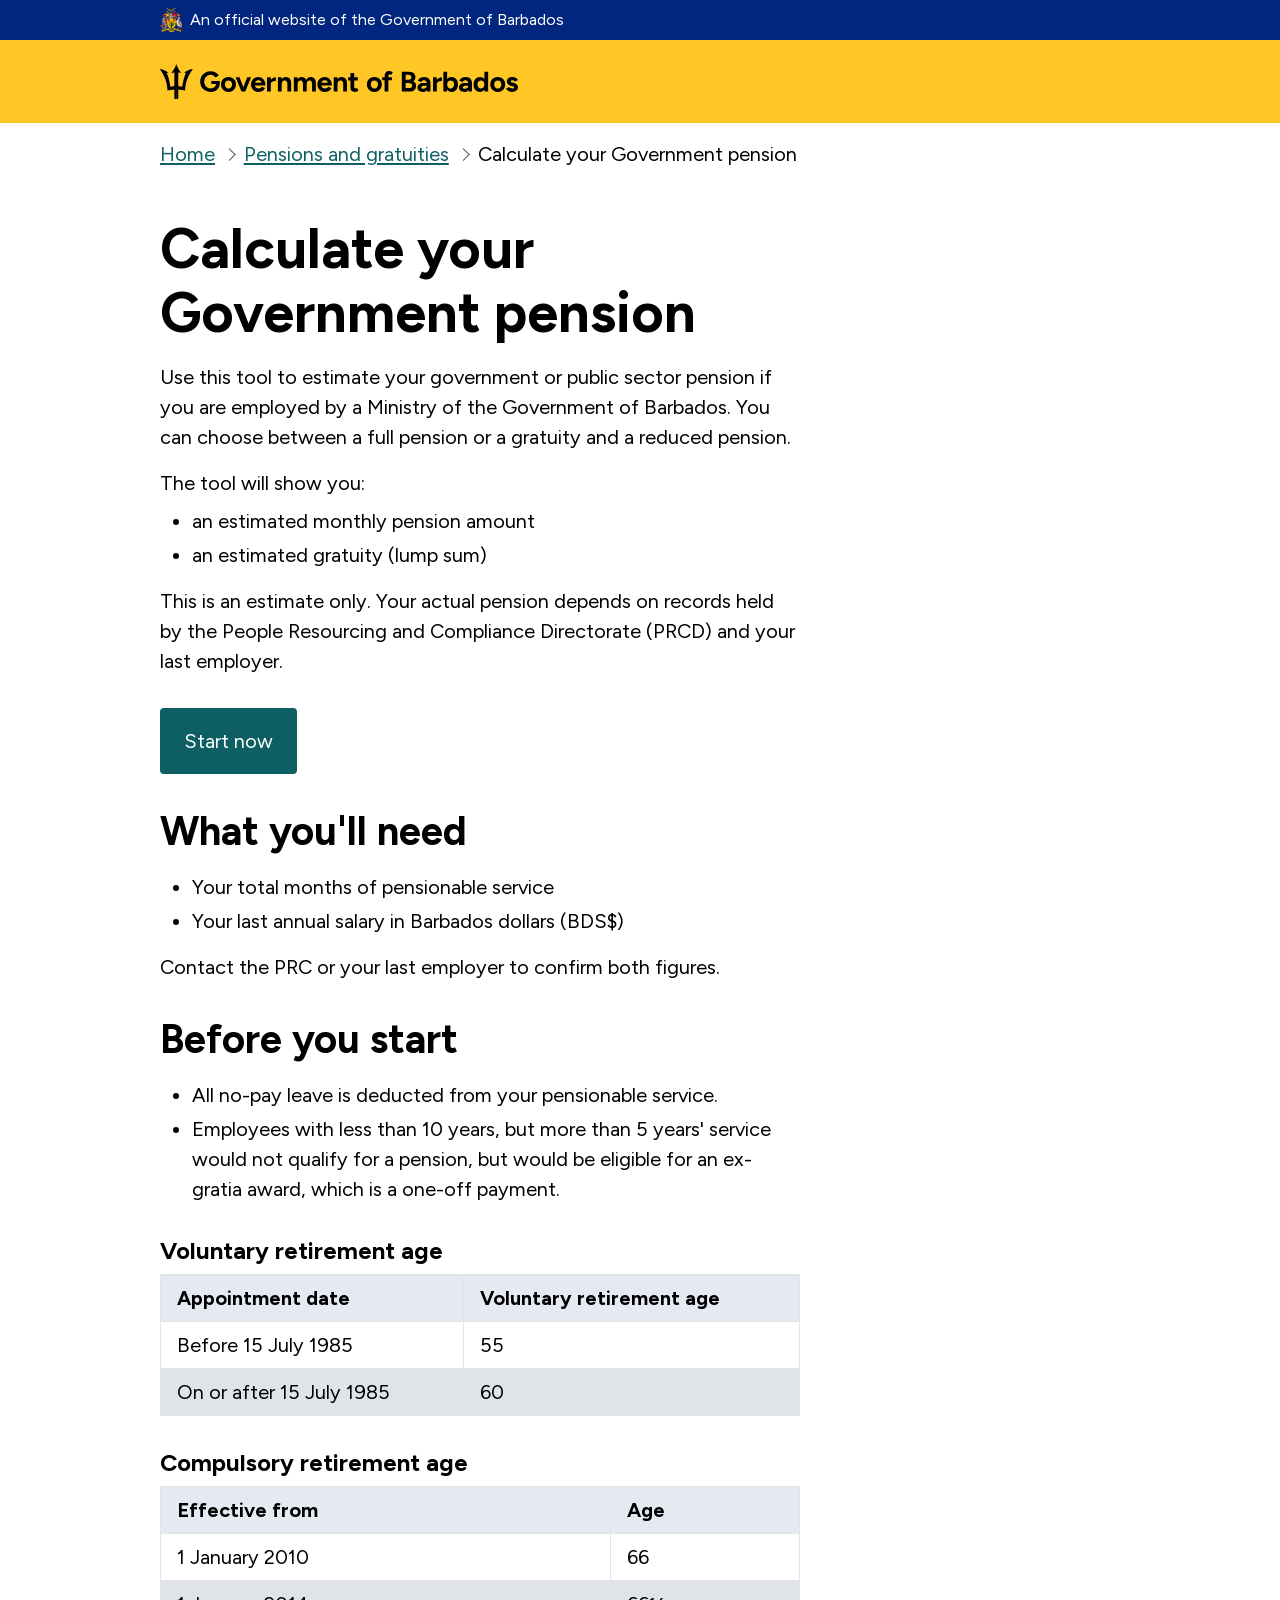
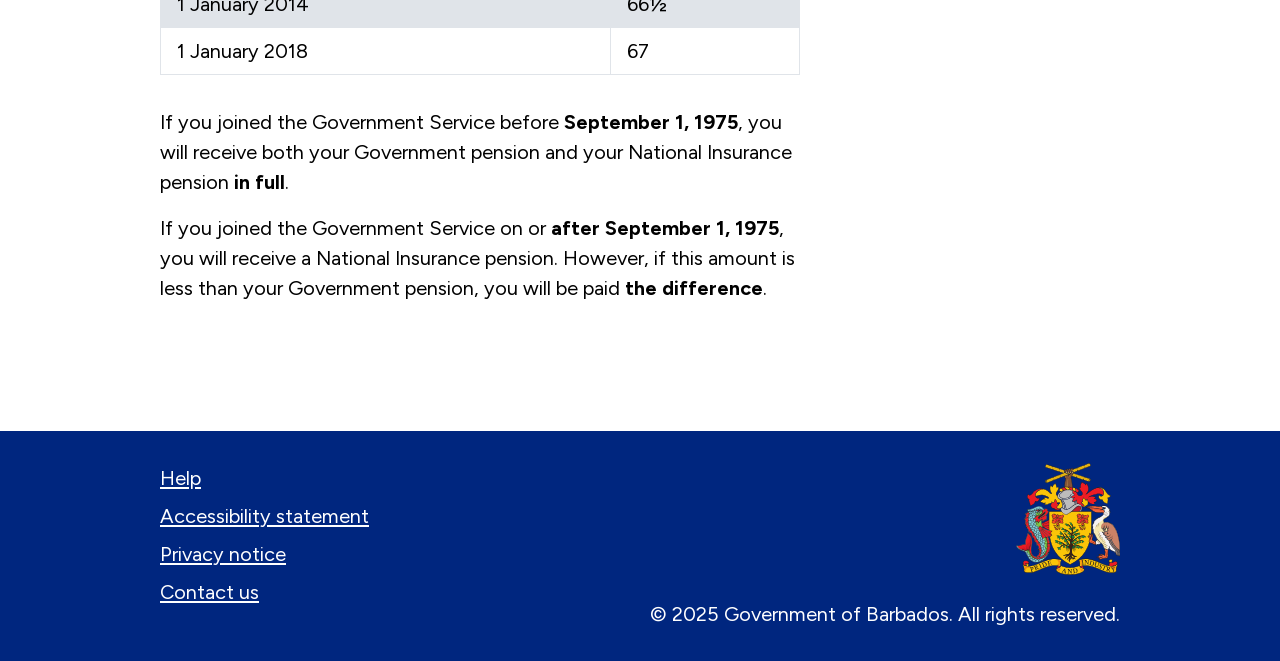
<file: index.html>
<!DOCTYPE html>
<html lang="en">
<head>
  <meta charset="UTF-8">
  <meta name="viewport" content="width=device-width, initial-scale=1.0">
  <title>Calculate your Government pension - gov.bb</title>
  <link rel="icon" href="assets/images/favicon.ico">
  <link rel="stylesheet" href="styles.css">
  <link rel="stylesheet" href="comments.css">
  <style>
    .govbb-table {
      width: 100%;
      border-collapse: collapse;
      font-size: var(--font-size-body);
      line-height: var(--line-height-body);
      margin-top: var(--spacing-xs);
    }

    .govbb-table th,
    .govbb-table td {
      text-align: left;
      padding: var(--spacing-xs) var(--spacing-s);
      border: 1px solid var(--color-grey-00);
    }

    .govbb-table thead th {
      background-color: var(--color-blue-10);
      font-weight: var(--font-weight-bold);
    }

    .govbb-table tbody tr:nth-child(even) {
      background-color: var(--color-grey-00);
    }
  </style>
</head>
<body>
  <div class="govbb-page">

    <!-- Official Banner -->
    <div class="govbb-official-banner">
      <div class="govbb-container">
        <div class="govbb-official-banner__inner">
          <span class="govbb-official-banner__crest">
            <img src="assets/images/govbb-creast.svg" alt="" class="govbb-official-banner__icon">
          </span>
          <div class="govbb-official-banner__text">
            <span>An official website of the Government of Barbados</span>
          </div>
        </div>
      </div>
    </div>

    <!-- Header -->
    <header class="govbb-header">
      <div class="govbb-container">
        <div class="govbb-header__inner">
          <a href="/">
            <img src="assets/images/govbb-logo.svg" alt="gov.bb home" class="govbb-header__logo">
          </a>
        </div>
      </div>
    </header>

    <!-- Main Content -->
    <main id="main-content">
      <div class="govbb-container">

        <!-- Breadcrumbs -->
        <nav class="govbb-breadcrumbs" aria-label="Breadcrumb" style="padding-block: var(--spacing-s);">
          <ol class="govbb-breadcrumbs__list">
            <li class="govbb-breadcrumbs__item">
              <a href="/" class="govbb-breadcrumbs__link">Home</a>
            </li>
            <li class="govbb-breadcrumbs__item">
              <a href="#" class="govbb-breadcrumbs__link">Pensions and gratuities</a>
            </li>
            <li class="govbb-breadcrumbs__item">
              <span aria-current="page">Calculate your Government pension</span>
            </li>
          </ol>
        </nav>

        <!-- Page content -->
        <div style="max-width: 40rem; padding-block: var(--spacing-m) var(--spacing-xl);">

          <h1 class="govbb-text-h1">Calculate your Government pension</h1>

          <p class="govbb-text-body" style="margin-top: var(--spacing-s);">
            Use this tool to estimate your government or public sector pension if you are employed by a Ministry of the Government of Barbados. You can choose between a full pension or a gratuity and a reduced pension.
          </p>

          <p class="govbb-text-body" style="margin-top: var(--spacing-s);">The tool will show you:</p>
          <ul class="govbb-list govbb-list--bullet" style="margin-top: var(--spacing-xs);">
            <li>an estimated monthly pension amount</li>
            <li>an estimated gratuity (lump sum)</li>
          </ul>

          <p class="govbb-text-body" style="margin-top: var(--spacing-s);">
            This is an estimate only. Your actual pension depends on records held by the People Resourcing and Compliance Directorate (PRCD) and your last employer.
          </p>

          <!-- Start button (GDS start-page pattern: before detailed guidance) -->
          <a href="calculate.html" class="govbb-btn" style="margin-top: var(--spacing-m); display: inline-flex;">
            Start now
          </a>

          <!-- What you'll need -->
          <h2 class="govbb-text-h2" style="margin-top: var(--spacing-m);">What you'll need</h2>
          <ul class="govbb-list govbb-list--bullet" style="margin-top: var(--spacing-s);">
            <li>Your total months of pensionable service</li>
            <li>Your last annual salary in Barbados dollars (BDS$)</li>
          </ul>
          <p class="govbb-text-body" style="margin-top: var(--spacing-s);">
            Contact the PRC or your last employer to confirm both figures.
          </p>

          <!-- Before you start -->
          <h2 class="govbb-text-h2" style="margin-top: var(--spacing-m);">Before you start</h2>

          <ul class="govbb-list govbb-list--bullet" style="margin-top: var(--spacing-s);">
            <li>All no-pay leave is deducted from your pensionable service.</li>
            <li>Employees with less than 10 years, but more than 5 years' service would not qualify for a pension, but would be eligible for an ex-gratia award, which is a one-off payment.</li>
          </ul>

          <h3 class="govbb-text-h3" style="margin-top: var(--spacing-m);">Voluntary retirement age</h3>
          <table class="govbb-table">
            <thead>
              <tr>
                <th scope="col">Appointment date</th>
                <th scope="col">Voluntary retirement age</th>
              </tr>
            </thead>
            <tbody>
              <tr>
                <td>Before 15 July 1985</td>
                <td>55</td>
              </tr>
              <tr>
                <td>On or after 15 July 1985</td>
                <td>60</td>
              </tr>
            </tbody>
          </table>

          <h3 class="govbb-text-h3" style="margin-top: var(--spacing-m);">Compulsory retirement age</h3>
          <table class="govbb-table">
            <thead>
              <tr>
                <th scope="col">Effective from</th>
                <th scope="col">Age</th>
              </tr>
            </thead>
            <tbody>
              <tr>
                <td>1 January 2010</td>
                <td>66</td>
              </tr>
              <tr>
                <td>1 January 2014</td>
                <td>66&frac12;</td>
              </tr>
              <tr>
                <td>1 January 2018</td>
                <td>67</td>
              </tr>
            </tbody>
          </table>

          <p class="govbb-text-body" style="margin-top: var(--spacing-m);">
            If you joined the Government Service before <strong>September 1, 1975</strong>, you will receive both your Government pension and your National Insurance pension <strong>in full</strong>.
          </p>

          <p class="govbb-text-body" style="margin-top: var(--spacing-s);">
            If you joined the Government Service on or <strong>after September 1, 1975</strong>, you will receive a National Insurance pension. However, if this amount is less than your Government pension, you will be paid <strong>the difference</strong>.
          </p>

        </div>
      </div>
    </main>

    <!-- Footer -->
    <footer class="govbb-footer">
      <div class="govbb-container">
        <div class="govbb-footer__inner">
          <nav class="govbb-footer__nav" aria-label="Footer navigation">
            <a href="#" class="govbb-footer__link">Help</a>
            <a href="#" class="govbb-footer__link">Accessibility statement</a>
            <a href="#" class="govbb-footer__link">Privacy notice</a>
            <a href="#" class="govbb-footer__link">Contact us</a>
          </nav>
          <hr class="govbb-footer__divider">
          <div class="govbb-footer__end">
            <img src="assets/images/govbb-creast.svg" alt="Barbados coat of arms" class="govbb-footer__coat">
            <p class="govbb-footer__copy">&copy; 2025 Government of Barbados. All rights reserved.</p>
          </div>
        </div>
      </div>
    </footer>

  </div>
  <script type="module" src="comments.js"></script>
</body>
</html>
</file>
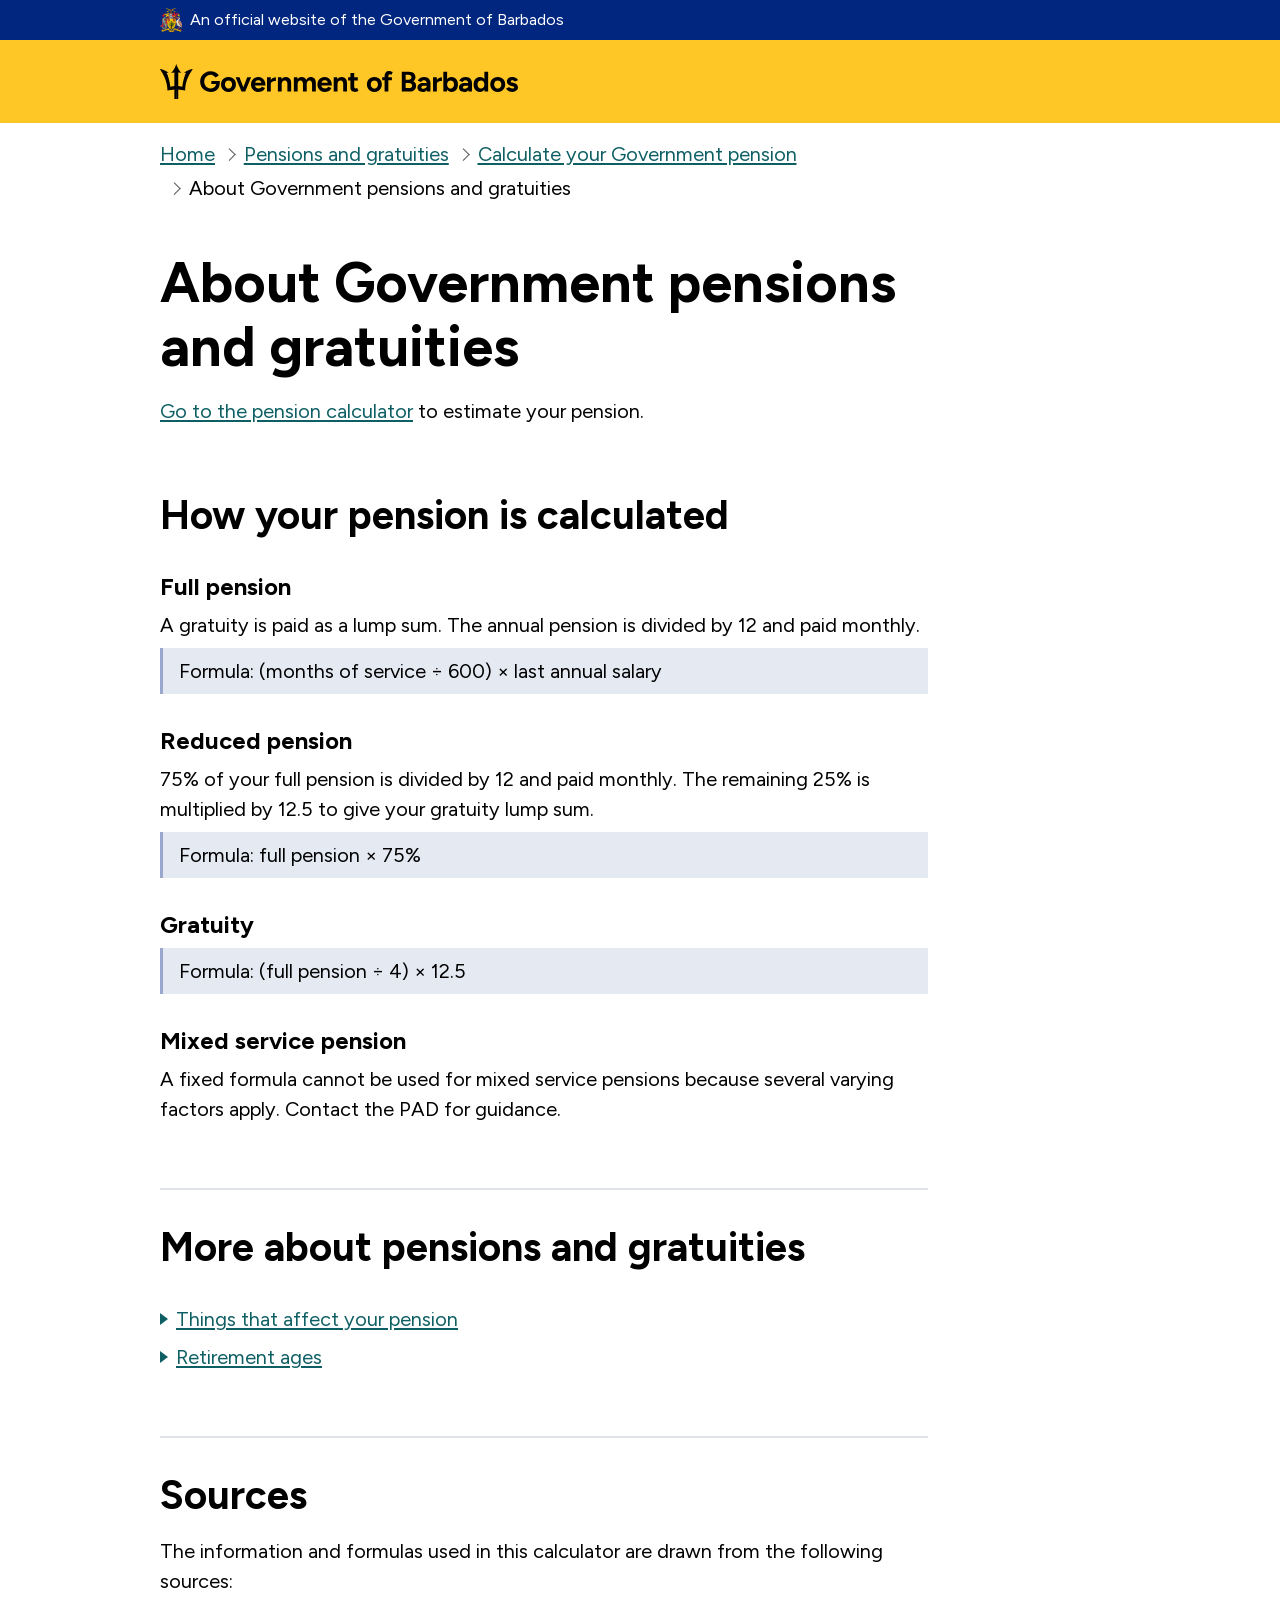
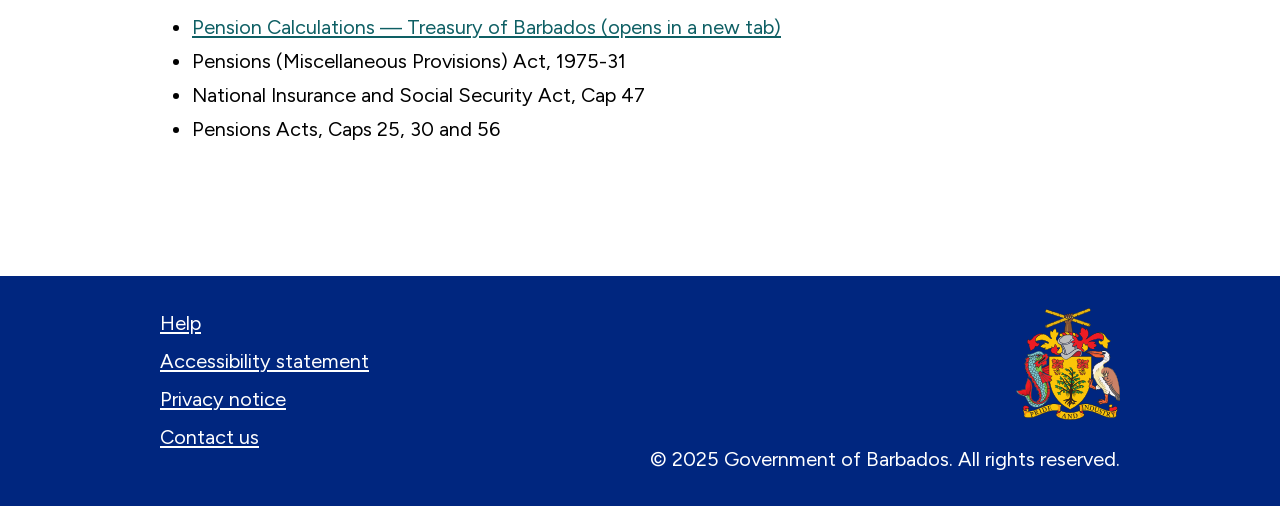
<file: about-pensions.html>
<!DOCTYPE html>
<html lang="en">
<head>
  <meta charset="UTF-8">
  <meta name="viewport" content="width=device-width, initial-scale=1.0">
  <title>About Government pensions and gratuities - gov.bb</title>
  <link rel="icon" href="assets/images/favicon.ico">
  <link rel="stylesheet" href="styles.css">
  <link rel="stylesheet" href="comments.css">
  <style>
    .info-sections {
      border-top: 2px solid var(--color-grey-00);
      padding-top: var(--spacing-m);
      margin-top: var(--spacing-l);
    }

    .info-sections__list {
      display: flex;
      flex-direction: column;
      gap: var(--spacing-xs);
      margin-top: var(--spacing-m);
    }

    .govbb-show-hide__content > * + * {
      margin-top: var(--spacing-s);
    }

    .pension-formula {
      background: var(--color-blue-10);
      border-left: 3px solid var(--color-blue-40);
      padding: var(--spacing-xs) var(--spacing-s);
      margin-top: var(--spacing-xs);
      font-size: var(--font-size-body);
      line-height: var(--line-height-body);
    }
  </style>
</head>
<body>
  <div class="govbb-page">

    <!-- Official Banner -->
    <div class="govbb-official-banner">
      <div class="govbb-container">
        <div class="govbb-official-banner__inner">
          <span class="govbb-official-banner__crest">
            <img src="assets/images/govbb-creast.svg" alt="" class="govbb-official-banner__icon">
          </span>
          <div class="govbb-official-banner__text">
            <span>An official website of the Government of Barbados</span>
          </div>
        </div>
      </div>
    </div>

    <!-- Header -->
    <header class="govbb-header">
      <div class="govbb-container">
        <div class="govbb-header__inner">
          <a href="/">
            <img src="assets/images/govbb-logo.svg" alt="gov.bb home" class="govbb-header__logo">
          </a>
        </div>
      </div>
    </header>

    <!-- Main -->
    <main id="main-content">
      <div class="govbb-container">

        <!-- Breadcrumbs -->
        <nav class="govbb-breadcrumbs" aria-label="Breadcrumb" style="padding-block: var(--spacing-s);">
          <ol class="govbb-breadcrumbs__list">
            <li class="govbb-breadcrumbs__item">
              <a href="/" class="govbb-breadcrumbs__link">Home</a>
            </li>
            <li class="govbb-breadcrumbs__item">
              <a href="#" class="govbb-breadcrumbs__link">Pensions and gratuities</a>
            </li>
            <li class="govbb-breadcrumbs__item">
              <a href="index.html" class="govbb-breadcrumbs__link">Calculate your Government pension</a>
            </li>
            <li class="govbb-breadcrumbs__item">
              <span aria-current="page">About Government pensions and gratuities</span>
            </li>
          </ol>
        </nav>

        <div style="max-width: 48rem; padding-block: var(--spacing-m) var(--spacing-xl);">

          <h1 class="govbb-text-h1">About Government pensions and gratuities</h1>

          <p class="govbb-text-body" style="margin-top: var(--spacing-s);">
            <a class="govbb-link" href="calculate.html">Go to the pension calculator</a> to estimate your pension.
          </p>

          <!-- How your pension is calculated -->
          <div id="how-calculated" style="margin-top: var(--spacing-l); scroll-margin-top: var(--spacing-m);">
            <h2 class="govbb-text-h2">How your pension is calculated</h2>

            <h3 class="govbb-text-h3" style="margin-top: var(--spacing-m);">Full pension</h3>
            <p class="govbb-text-body" style="margin-top: var(--spacing-xs);">A gratuity is paid as a lump sum. The annual pension is divided by 12 and paid monthly.</p>
            <p class="pension-formula">Formula: (months of service &divide; 600) &times; last annual salary</p>

            <h3 class="govbb-text-h3" style="margin-top: var(--spacing-m);">Reduced pension</h3>
            <p class="govbb-text-body" style="margin-top: var(--spacing-xs);">75% of your full pension is divided by 12 and paid monthly. The remaining 25% is multiplied by 12.5 to give your gratuity lump sum.</p>
            <p class="pension-formula">Formula: full pension &times; 75%</p>

            <h3 class="govbb-text-h3" style="margin-top: var(--spacing-m);">Gratuity</h3>
            <p class="pension-formula" style="margin-top: var(--spacing-xs);">Formula: (full pension &divide; 4) &times; 12.5</p>

            <h3 class="govbb-text-h3" style="margin-top: var(--spacing-m);">Mixed service pension</h3>
            <p class="govbb-text-body" style="margin-top: var(--spacing-xs);">A fixed formula cannot be used for mixed service pensions because several varying factors apply. Contact the PAD for guidance.</p>
          </div>

          <!-- More information accordions -->
          <div class="info-sections">
            <h2 class="govbb-text-h2">More about pensions and gratuities</h2>

            <div class="info-sections__list">

              <details class="govbb-show-hide">
                <summary class="govbb-show-hide__summary">Things that affect your pension</summary>
                <div class="govbb-show-hide__content">
                  <h3 class="govbb-text-h3">No-pay leave</h3>
                  <p>No-pay leave does not count towards your length of service.</p>

                  <h3 class="govbb-text-h3">Temporary continuous workers</h3>
                  <ul class="govbb-list govbb-list--bullet">
                    <li>Workers with 10 years or fewer of service who leave during that period will not receive a pension.</li>
                    <li>Workers with more than 10 years of service who retire may receive a pension, but only if the post they held was established and vacant.</li>
                  </ul>

                  <h3 class="govbb-text-h3">Medical retirement (retiring due to ill health)</h3>
                  <p>Special provisions apply if you retire because of medical unfitness.</p>
                  <p>You must have at least 10 years of service but fewer than 20. Your pension will be calculated as if you had 20 years of service, but it cannot exceed what you would have received based on your actual service.</p>
                  <p>If you retire due to an employment injury, you are eligible for an additional one-sixth of your pension.</p>

                  <h3 class="govbb-text-h3">Pension abatement</h3>
                  <p>Under the Pensions (Miscellaneous Provisions) Act 1975-31, abatement applies to officers who entered service after 1 September 1975.</p>
                  <p>If you qualify for both a National Insurance pension and a government pension, you will receive the higher of the two only.</p>
                  <p>Abatement does not affect your cost of living allowance. If you already receive a pension, your monthly payment will not change — any increase will be paid as a cost of living allowance instead.</p>
                </div>
              </details>

              <details class="govbb-show-hide">
                <summary class="govbb-show-hide__summary">Retirement ages</summary>
                <div class="govbb-show-hide__content">
                  <h3 class="govbb-text-h3">Voluntary retirement</h3>
                  <ul class="govbb-list govbb-list--bullet" style="margin-top: var(--spacing-xs);">
                    <li>Age 55 — if appointed before 15 July 1985</li>
                    <li>Age 60 — if appointed after 15 July 1985</li>
                  </ul>

                  <h3 class="govbb-text-h3">Compulsory retirement</h3>
                  <ul class="govbb-list govbb-list--bullet" style="margin-top: var(--spacing-xs);">
                    <li>Age 66 — from 1 January 2010</li>
                    <li>Age 66&frac12; — from 1 January 2014</li>
                    <li>Age 67 — from 1 January 2018</li>
                  </ul>
                </div>
              </details>

            </div>
          </div>

          <!-- Sources -->
          <div style="border-top: 2px solid var(--color-grey-00); padding-top: var(--spacing-m); margin-top: var(--spacing-l);">
            <h2 class="govbb-text-h2">Sources</h2>
            <p class="govbb-text-body" style="margin-top: var(--spacing-s);">
              The information and formulas used in this calculator are drawn from the following sources:
            </p>
            <ul class="govbb-list govbb-list--bullet" style="margin-top: var(--spacing-s);">
              <li>
                <a class="govbb-link" href="https://treasury.gov.bb/content/pension-calculations" target="_blank" rel="noopener noreferrer">
                  Pension Calculations — Treasury of Barbados (opens in a new tab)
                </a>
              </li>
              <li>
                Pensions (Miscellaneous Provisions) Act, 1975-31
              </li>
              <li>
                National Insurance and Social Security Act, Cap 47
              </li>
              <li>
                Pensions Acts, Caps 25, 30 and 56
              </li>
            </ul>
          </div>

        </div>
      </div>
    </main>

    <!-- Footer -->
    <footer class="govbb-footer">
      <div class="govbb-container">
        <div class="govbb-footer__inner">
          <nav class="govbb-footer__nav" aria-label="Footer navigation">
            <a href="#" class="govbb-footer__link">Help</a>
            <a href="#" class="govbb-footer__link">Accessibility statement</a>
            <a href="#" class="govbb-footer__link">Privacy notice</a>
            <a href="#" class="govbb-footer__link">Contact us</a>
          </nav>
          <hr class="govbb-footer__divider">
          <div class="govbb-footer__end">
            <img src="assets/images/govbb-creast.svg" alt="Barbados coat of arms" class="govbb-footer__coat">
            <p class="govbb-footer__copy">&copy; 2025 Government of Barbados. All rights reserved.</p>
          </div>
        </div>
      </div>
    </footer>

  </div>

  <script type="module" src="comments.js"></script>

</body>
</html>
</file>
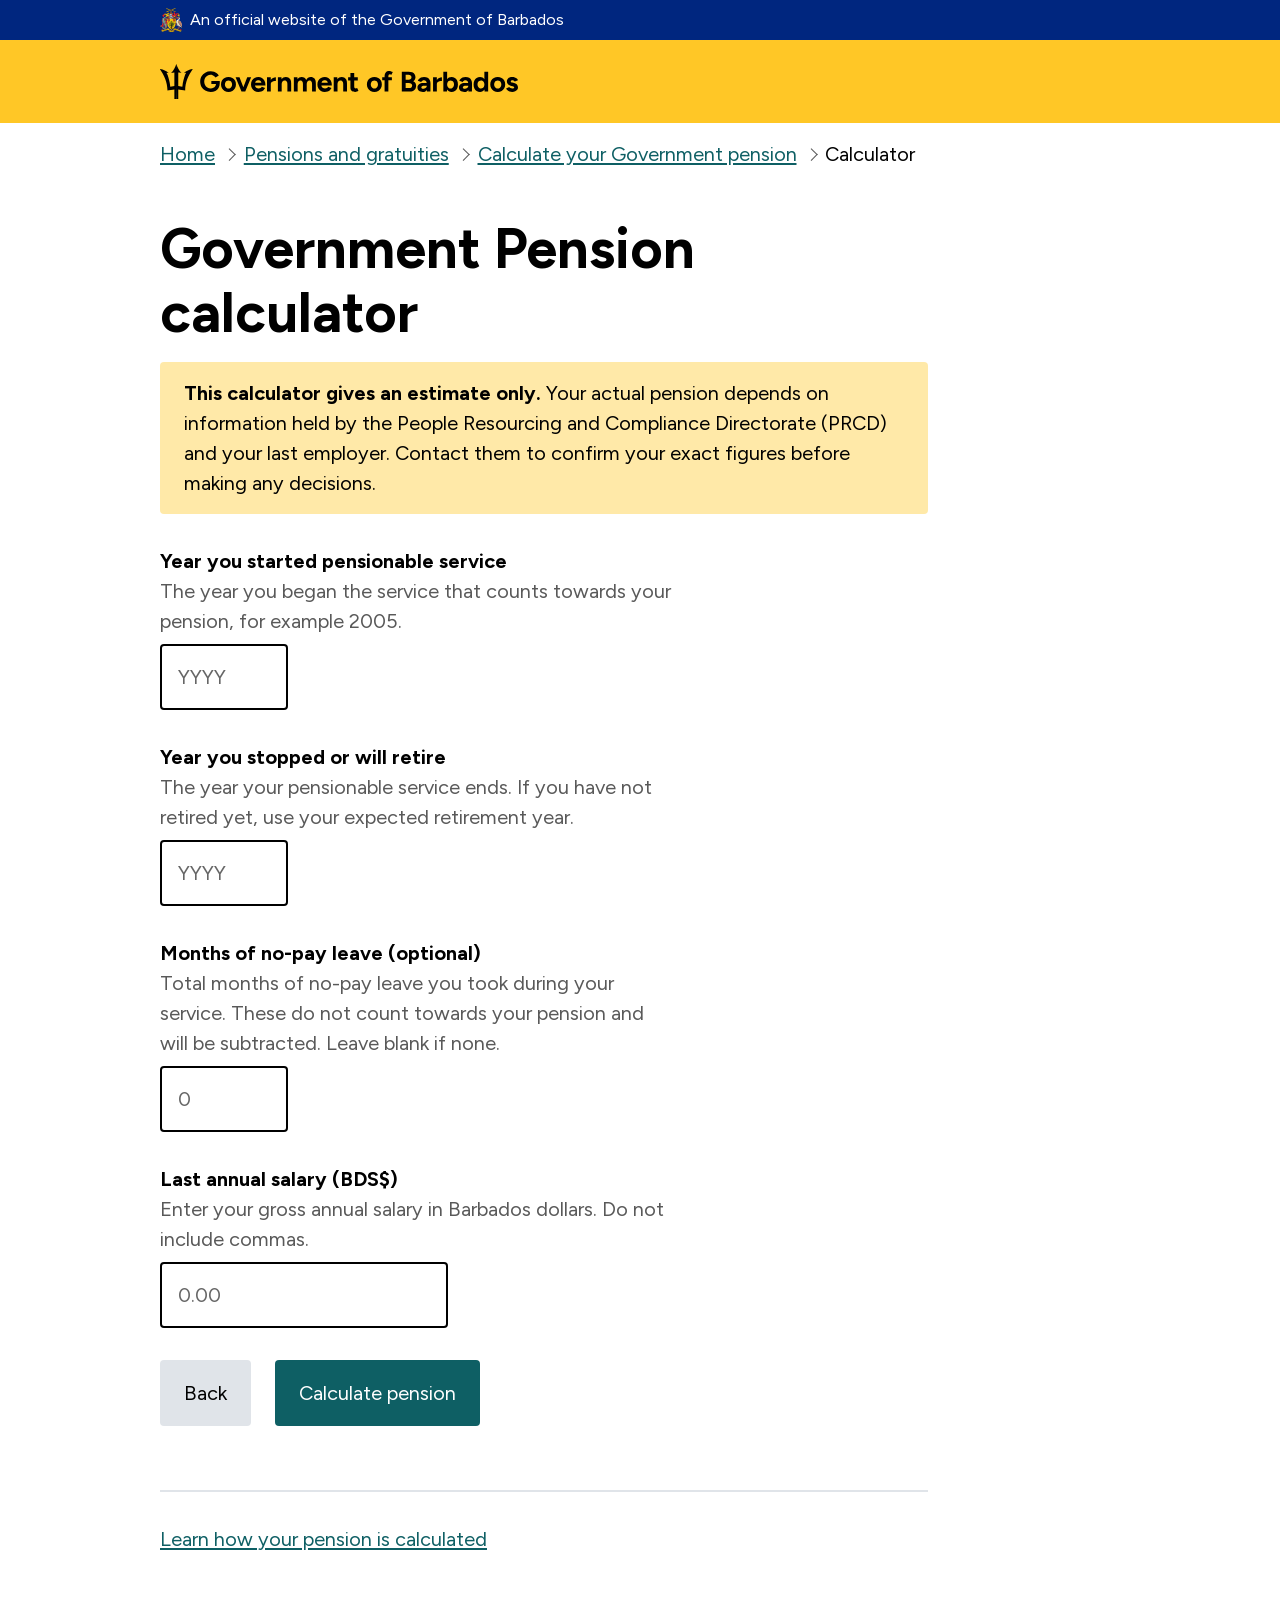
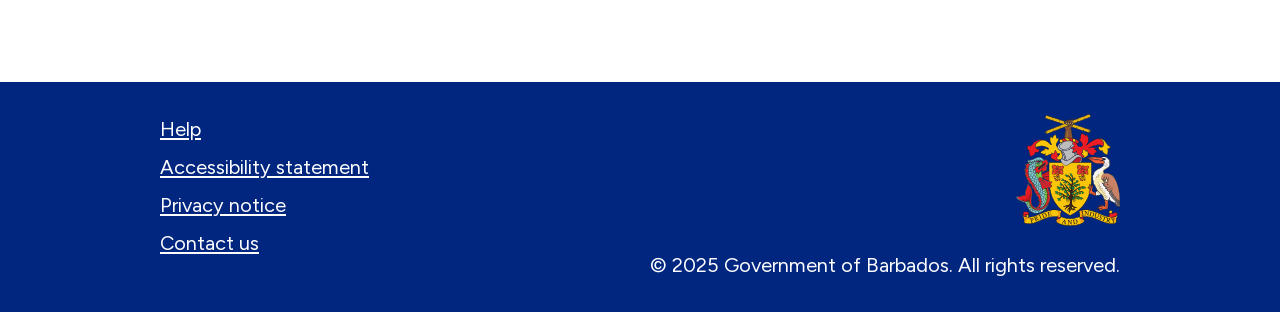
<file: calculate.html>
<!DOCTYPE html>
<html lang="en">
<head>
  <meta charset="UTF-8">
  <meta name="viewport" content="width=device-width, initial-scale=1.0">
  <title>Government Pension calculator - gov.bb</title>
  <link rel="icon" href="assets/images/favicon.ico">
  <link rel="stylesheet" href="styles.css">
  <link rel="stylesheet" href="comments.css">
</head>
<body>
  <div class="govbb-page">

    <!-- Official Banner -->
    <div class="govbb-official-banner">
      <div class="govbb-container">
        <div class="govbb-official-banner__inner">
          <span class="govbb-official-banner__crest">
            <img src="assets/images/govbb-creast.svg" alt="" class="govbb-official-banner__icon">
          </span>
          <div class="govbb-official-banner__text">
            <span>An official website of the Government of Barbados</span>
          </div>
        </div>
      </div>
    </div>

    <!-- Header -->
    <header class="govbb-header">
      <div class="govbb-container">
        <div class="govbb-header__inner">
          <a href="/">
            <img src="assets/images/govbb-logo.svg" alt="gov.bb home" class="govbb-header__logo">
          </a>
        </div>
      </div>
    </header>

    <!-- Main -->
    <main id="main-content">
      <div class="govbb-container">

        <!-- Breadcrumbs -->
        <nav class="govbb-breadcrumbs" aria-label="Breadcrumb" style="padding-block: var(--spacing-s);">
          <ol class="govbb-breadcrumbs__list">
            <li class="govbb-breadcrumbs__item">
              <a href="/" class="govbb-breadcrumbs__link">Home</a>
            </li>
            <li class="govbb-breadcrumbs__item">
              <a href="#" class="govbb-breadcrumbs__link">Pensions and gratuities</a>
            </li>
            <li class="govbb-breadcrumbs__item">
              <a href="index.html" class="govbb-breadcrumbs__link">Calculate your Government pension</a>
            </li>
            <li class="govbb-breadcrumbs__item">
              <span aria-current="page">Calculator</span>
            </li>
          </ol>
        </nav>

        <div style="max-width: 48rem; padding-block: var(--spacing-m) var(--spacing-xl);">

          <!-- Error summary -->
          <div class="govbb-error-summary" id="error-summary" hidden role="alert" tabindex="-1">
            <h2 class="govbb-error-summary__title">There is a problem</h2>
            <ul class="govbb-error-summary__list" id="error-list"></ul>
          </div>

          <h1 class="govbb-text-h1">Government Pension calculator</h1>

          <!-- Estimate notice -->
          <div class="govbb-status-banner govbb-status-banner--beta govbb-status-banner--rounded" style="margin-top: var(--spacing-s); padding: var(--spacing-s) var(--spacing-xm);">
            <p class="govbb-text-body">
              <strong>This calculator gives an estimate only.</strong> Your actual pension depends on information held by the People Resourcing and Compliance Directorate (PRCD) and your last employer. Contact them to confirm your exact figures before making any decisions.
            </p>
          </div>

          <!-- Form -->
          <form id="pension-form" novalidate style="margin-top: var(--spacing-m);">
            <div style="max-width: 32rem;">

              <!-- Year started pensionable service -->
              <div class="govbb-form-group" id="start-year-group">
                <label class="govbb-label" for="start-year">
                  Year you started pensionable service
                </label>
                <div class="govbb-hint" id="start-year-hint">
                  The year you began the service that counts towards your pension, for example 2005.
                </div>
                <span class="govbb-error-message" id="start-year-error" hidden>
                  <span class="govbb-visually-hidden">Error:</span>
                  <span id="start-year-error-text"></span>
                </span>
                <div class="govbb-input-wrapper" style="max-width: 8rem;">
                  <input
                    class="govbb-input"
                    type="number"
                    id="start-year"
                    name="start-year"
                    min="1900"
                    max="2100"
                    step="1"
                    inputmode="numeric"
                    placeholder="YYYY"
                    aria-describedby="start-year-hint start-year-error"
                  >
                </div>
              </div>

              <!-- Year stopped / retiring -->
              <div class="govbb-form-group" id="end-year-group" style="margin-top: var(--spacing-m);">
                <label class="govbb-label" for="end-year">
                  Year you stopped or will retire
                </label>
                <div class="govbb-hint" id="end-year-hint">
                  The year your pensionable service ends. If you have not retired yet, use your expected retirement year.
                </div>
                <span class="govbb-error-message" id="end-year-error" hidden>
                  <span class="govbb-visually-hidden">Error:</span>
                  <span id="end-year-error-text"></span>
                </span>
                <div class="govbb-input-wrapper" style="max-width: 8rem;">
                  <input
                    class="govbb-input"
                    type="number"
                    id="end-year"
                    name="end-year"
                    min="1900"
                    max="2100"
                    step="1"
                    inputmode="numeric"
                    placeholder="YYYY"
                    aria-describedby="end-year-hint end-year-error"
                  >
                </div>
              </div>

              <!-- No-pay leave -->
              <div class="govbb-form-group" id="nopay-group" style="margin-top: var(--spacing-m);">
                <label class="govbb-label" for="nopay-months">
                  Months of no-pay leave (optional)
                </label>
                <div class="govbb-hint" id="nopay-hint">
                  Total months of no-pay leave you took during your service. These do not count towards your pension and will be subtracted. Leave blank if none.
                </div>
                <span class="govbb-error-message" id="nopay-months-error" hidden>
                  <span class="govbb-visually-hidden">Error:</span>
                  <span id="nopay-months-error-text"></span>
                </span>
                <div class="govbb-input-wrapper" style="max-width: 8rem;">
                  <input
                    class="govbb-input"
                    type="number"
                    id="nopay-months"
                    name="nopay-months"
                    min="0"
                    step="1"
                    inputmode="numeric"
                    placeholder="0"
                    aria-describedby="nopay-hint nopay-months-error"
                  >
                </div>
              </div>

              <!-- Annual salary -->
              <div class="govbb-form-group" id="salary-group" style="margin-top: var(--spacing-m);">
                <label class="govbb-label" for="salary">
                  Last annual salary (BDS$)
                </label>
                <div class="govbb-hint" id="salary-hint">
                  Enter your gross annual salary in Barbados dollars. Do not include commas.
                </div>
                <span class="govbb-error-message" id="salary-error" hidden>
                  <span class="govbb-visually-hidden">Error:</span>
                  <span id="salary-error-text"></span>
                </span>
                <div class="govbb-input-wrapper" style="max-width: 18rem;">
                  <input
                    class="govbb-input"
                    type="number"
                    id="salary"
                    name="salary"
                    min="0.01"
                    step="0.01"
                    inputmode="decimal"
                    placeholder="0.00"
                    aria-describedby="salary-hint salary-error"
                  >
                </div>
              </div>

              <!-- Submit -->
              <div class="govbb-btn-group" style="margin-top: var(--spacing-m);">
                <a href="index.html" class="govbb-btn--secondary">Back</a>
                <button type="submit" class="govbb-btn">Calculate pension</button>
              </div>

            </div>
          </form>

          <!-- Results are shown on results.html after the user calculates -->

          <!-- Learn more (content moved to its own page) -->
          <div style="border-top: 2px solid var(--color-grey-00); padding-top: var(--spacing-m); margin-top: var(--spacing-l);">
            <p class="govbb-text-body">
              <a class="govbb-link" href="about-pensions.html">Learn how your pension is calculated</a>
            </p>
          </div>

        </div>
      </div>
    </main>

    <!-- Footer -->
    <footer class="govbb-footer">
      <div class="govbb-container">
        <div class="govbb-footer__inner">
          <nav class="govbb-footer__nav" aria-label="Footer navigation">
            <a href="#" class="govbb-footer__link">Help</a>
            <a href="#" class="govbb-footer__link">Accessibility statement</a>
            <a href="#" class="govbb-footer__link">Privacy notice</a>
            <a href="#" class="govbb-footer__link">Contact us</a>
          </nav>
          <hr class="govbb-footer__divider">
          <div class="govbb-footer__end">
            <img src="assets/images/govbb-creast.svg" alt="Barbados coat of arms" class="govbb-footer__coat">
            <p class="govbb-footer__copy">&copy; 2025 Government of Barbados. All rights reserved.</p>
          </div>
        </div>
      </div>
    </footer>

  </div>

  <script>
    function showFieldError(fieldId, message) {
      const errorEl = document.getElementById(fieldId + '-error');
      const errorText = document.getElementById(fieldId + '-error-text');
      const input = document.getElementById(fieldId);

      errorEl.hidden = false;
      errorText.textContent = message;
      input.setAttribute('aria-invalid', 'true');
    }

    function clearFieldError(fieldId) {
      const errorEl = document.getElementById(fieldId + '-error');
      const input = document.getElementById(fieldId);

      errorEl.hidden = true;
      input.removeAttribute('aria-invalid');
    }

    function validate() {
      const startVal = document.getElementById('start-year').value.trim();
      const endVal = document.getElementById('end-year').value.trim();
      const nopayVal = document.getElementById('nopay-months').value.trim();
      const salaryVal = document.getElementById('salary').value.trim();
      const errors = [];

      clearFieldError('start-year');
      clearFieldError('end-year');
      clearFieldError('nopay-months');
      clearFieldError('salary');

      const startYear = parseInt(startVal, 10);
      const endYear = parseInt(endVal, 10);

      if (!startVal) {
        showFieldError('start-year', 'Enter the year you started pensionable service');
        errors.push({ text: 'Enter the year you started pensionable service', href: '#start-year' });
      } else if (!Number.isInteger(startYear) || startYear < 1900 || startYear > 2100) {
        showFieldError('start-year', 'Enter a start year between 1900 and 2100');
        errors.push({ text: 'Enter a start year between 1900 and 2100', href: '#start-year' });
      }

      if (!endVal) {
        showFieldError('end-year', 'Enter the year you stopped or will retire');
        errors.push({ text: 'Enter the year you stopped or will retire', href: '#end-year' });
      } else if (!Number.isInteger(endYear) || endYear < 1900 || endYear > 2100) {
        showFieldError('end-year', 'Enter an end year between 1900 and 2100');
        errors.push({ text: 'Enter an end year between 1900 and 2100', href: '#end-year' });
      } else if (Number.isInteger(startYear) && endYear <= startYear) {
        showFieldError('end-year', 'The end year must be after the start year');
        errors.push({ text: 'The end year must be after the start year', href: '#end-year' });
      }

      if (nopayVal) {
        const nopay = parseFloat(nopayVal);
        if (!Number.isFinite(nopay) || nopay < 0) {
          showFieldError('nopay-months', 'Months of no-pay leave cannot be a negative number');
          errors.push({ text: 'Months of no-pay leave cannot be a negative number', href: '#nopay-months' });
        } else if (Number.isInteger(startYear) && Number.isInteger(endYear) && endYear > startYear && nopay >= (endYear - startYear) * 12) {
          showFieldError('nopay-months', 'No-pay leave cannot be equal to or more than your total service');
          errors.push({ text: 'No-pay leave cannot be equal to or more than your total service', href: '#nopay-months' });
        }
      }

      if (!salaryVal) {
        showFieldError('salary', 'Enter your last annual salary');
        errors.push({ text: 'Enter your last annual salary', href: '#salary' });
      } else if (parseFloat(salaryVal) <= 0 || !Number.isFinite(parseFloat(salaryVal))) {
        showFieldError('salary', 'Last annual salary must be an amount greater than 0');
        errors.push({ text: 'Last annual salary must be an amount greater than 0', href: '#salary' });
      }

      return errors;
    }

    document.getElementById('pension-form').addEventListener('submit', function (e) {
      e.preventDefault();

      const errors = validate();

      if (errors.length > 0) {
        const summary = document.getElementById('error-summary');
        const list = document.getElementById('error-list');

        list.innerHTML = '';
        errors.forEach(function (err) {
          const li = document.createElement('li');
          const a = document.createElement('a');
          a.href = err.href;
          a.className = 'govbb-error-summary__link';
          a.textContent = err.text;
          li.appendChild(a);
          list.appendChild(li);
        });

        summary.hidden = false;
        summary.focus();
        summary.scrollIntoView({ behavior: 'smooth', block: 'start' });
        return;
      }

      document.getElementById('error-summary').hidden = true;

      const nopayVal = document.getElementById('nopay-months').value.trim();
      const inputs = {
        startYear: parseInt(document.getElementById('start-year').value, 10),
        endYear: parseInt(document.getElementById('end-year').value, 10),
        nopayMonths: nopayVal ? parseFloat(nopayVal) : 0,
        salary: parseFloat(document.getElementById('salary').value)
      };

      // Hand the figures to the results page (kept out of the URL) and navigate.
      sessionStorage.setItem('pensionEstimate', JSON.stringify(inputs));
      window.location.href = 'results.html';
    });

    // Pre-fill the form if the user comes back to change their answers.
    (function prefillFromStorage() {
      let saved;
      try {
        saved = JSON.parse(sessionStorage.getItem('pensionEstimate'));
      } catch (e) {
        saved = null;
      }
      if (!saved) return;
      if (Number.isFinite(saved.startYear)) document.getElementById('start-year').value = saved.startYear;
      if (Number.isFinite(saved.endYear)) document.getElementById('end-year').value = saved.endYear;
      if (saved.nopayMonths) document.getElementById('nopay-months').value = saved.nopayMonths;
      if (Number.isFinite(saved.salary)) document.getElementById('salary').value = saved.salary;
    })();
  </script>

  <script type="module" src="comments.js"></script>

</body>
</html>
</file>
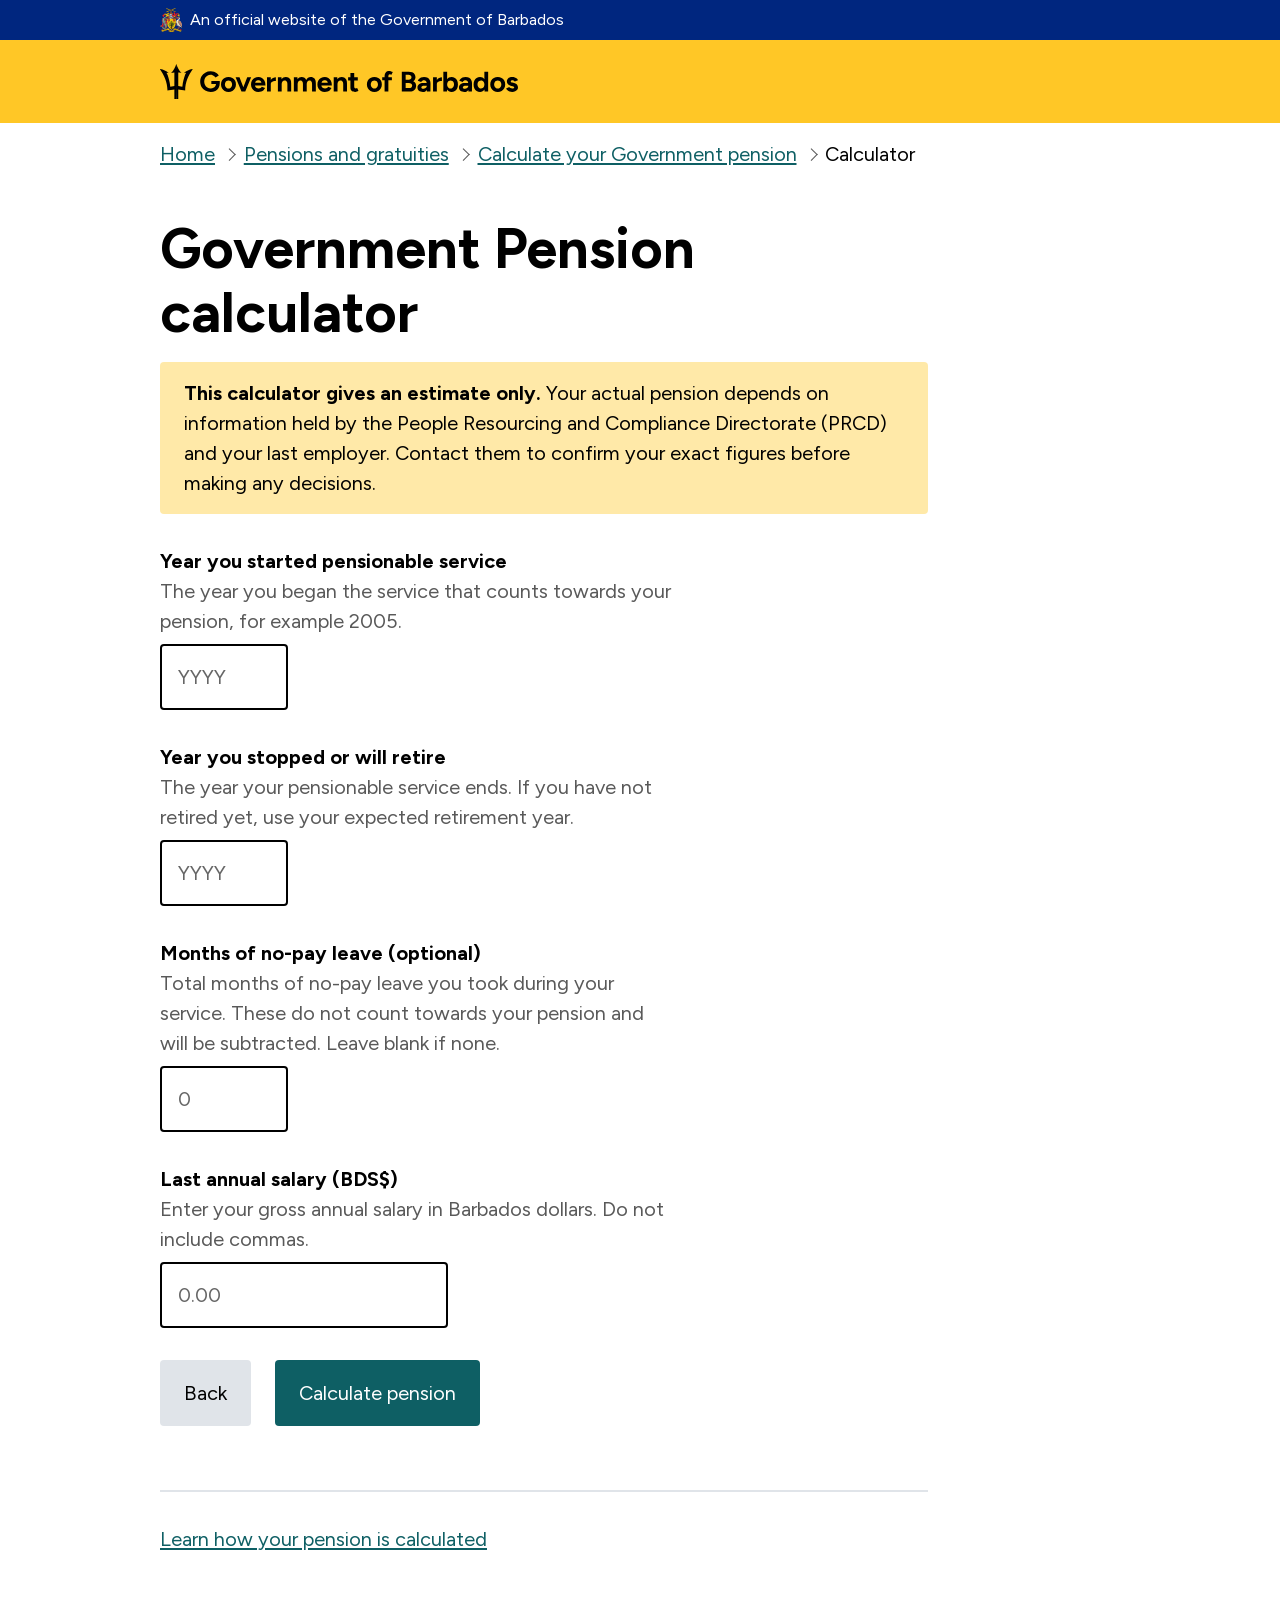
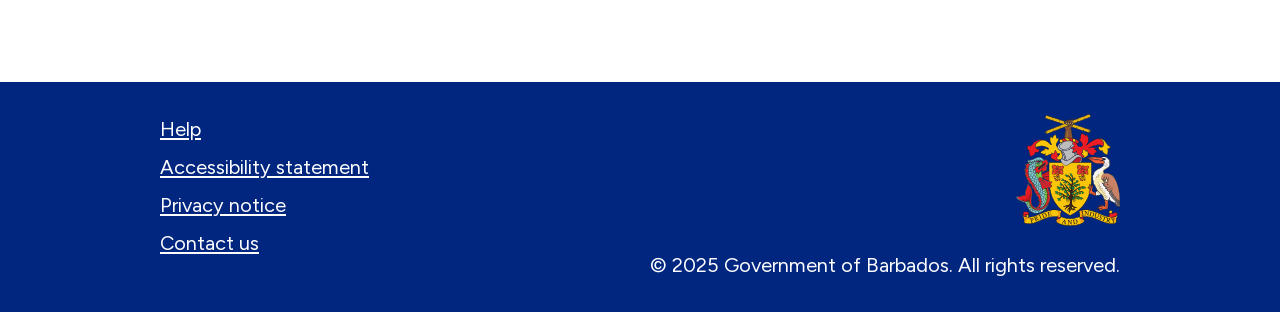
<file: results.html>
<!DOCTYPE html>
<html lang="en">
<head>
  <meta charset="UTF-8">
  <meta name="viewport" content="width=device-width, initial-scale=1.0">
  <title>Your estimated pension - gov.bb</title>
  <link rel="icon" href="assets/images/favicon.ico">
  <link rel="stylesheet" href="styles.css">
  <link rel="stylesheet" href="comments.css">
  <style>
    .pension-results__grid {
      display: grid;
      gap: var(--spacing-s);
      grid-template-columns: 1fr;
      margin-top: var(--spacing-s);
    }

    @media (min-width: 640px) {
      .pension-results__grid {
        grid-template-columns: 1fr 1fr;
      }
    }

    .result-card {
      padding: var(--spacing-s) var(--spacing-xm);
      background: var(--color-teal-10);
      border-left: 4px solid var(--color-teal-00);
      border-radius: 0 var(--radius-sm) var(--radius-sm) 0;
    }

    .result-card--gratuity {
      background: var(--color-green-10);
      border-left-color: var(--color-green-00);
    }

    .result-card__label {
      color: var(--color-text-muted);
      margin: 0 0 var(--spacing-xxs);
    }

    .result-card__value {
      color: var(--color-teal-00);
      margin: 0;
    }

    .result-card--gratuity .result-card__value {
      color: var(--color-green-00);
    }

    .pension-formula {
      background: var(--color-blue-10);
      border-left: 3px solid var(--color-blue-40);
      padding: var(--spacing-xs) var(--spacing-s);
      margin-top: var(--spacing-xs);
      font-size: var(--font-size-body);
      line-height: var(--line-height-body);
    }
  </style>
</head>
<body>
  <div class="govbb-page">

    <!-- Official Banner -->
    <div class="govbb-official-banner">
      <div class="govbb-container">
        <div class="govbb-official-banner__inner">
          <span class="govbb-official-banner__crest">
            <img src="assets/images/govbb-creast.svg" alt="" class="govbb-official-banner__icon">
          </span>
          <div class="govbb-official-banner__text">
            <span>An official website of the Government of Barbados</span>
          </div>
        </div>
      </div>
    </div>

    <!-- Header -->
    <header class="govbb-header">
      <div class="govbb-container">
        <div class="govbb-header__inner">
          <a href="/">
            <img src="assets/images/govbb-logo.svg" alt="gov.bb home" class="govbb-header__logo">
          </a>
        </div>
      </div>
    </header>

    <!-- Main -->
    <main id="main-content">
      <div class="govbb-container">

        <!-- Breadcrumbs -->
        <nav class="govbb-breadcrumbs" aria-label="Breadcrumb" style="padding-block: var(--spacing-s);">
          <ol class="govbb-breadcrumbs__list">
            <li class="govbb-breadcrumbs__item">
              <a href="/" class="govbb-breadcrumbs__link">Home</a>
            </li>
            <li class="govbb-breadcrumbs__item">
              <a href="#" class="govbb-breadcrumbs__link">Pensions and gratuities</a>
            </li>
            <li class="govbb-breadcrumbs__item">
              <a href="index.html" class="govbb-breadcrumbs__link">Calculate your Government pension</a>
            </li>
            <li class="govbb-breadcrumbs__item">
              <a href="calculate.html" class="govbb-breadcrumbs__link">Calculator</a>
            </li>
            <li class="govbb-breadcrumbs__item">
              <span aria-current="page">Your estimate</span>
            </li>
          </ol>
        </nav>

        <div style="max-width: 48rem; padding-block: var(--spacing-m) var(--spacing-xl);">

          <h1 class="govbb-text-h1">Your estimated pension</h1>
          <p id="results-context" class="govbb-hint" style="margin-top: var(--spacing-xs);"></p>

          <!-- Service length warning -->
          <div id="service-warning" hidden class="govbb-status-banner govbb-status-banner--service govbb-status-banner--rounded" style="margin-top: var(--spacing-s); padding: var(--spacing-s) var(--spacing-xm);">
            <p class="govbb-text-body">
              <strong>You may not be entitled to a pension.</strong> Workers with fewer than 10 years (120 months) of pensionable service who leave during that period do not receive a pension. The figures below are shown for information only. Contact the PAD to confirm your entitlement before making any plans.
            </p>
          </div>

          <!-- Full pension option -->
          <h2 class="govbb-text-h2" style="margin-top: var(--spacing-m);">Full pension</h2>
          <p class="govbb-text-body" style="margin-top: var(--spacing-xs);">
            You receive your full pension amount divided by 12 and paid monthly, plus a gratuity lump sum. Choose this if you want the highest possible monthly income in retirement.
          </p>
          <div class="pension-results__grid">
            <div class="result-card">
              <p class="result-card__label govbb-text-caption">Annual amount</p>
              <p class="result-card__value govbb-text-h3" id="result-full-annual">—</p>
            </div>
            <div class="result-card">
              <p class="result-card__label govbb-text-caption">Monthly payment</p>
              <p class="result-card__value govbb-text-h3" id="result-full-monthly">—</p>
            </div>
          </div>

          <!-- Reduced pension option -->
          <h2 class="govbb-text-h2" style="margin-top: var(--spacing-m);">Reduced pension</h2>
          <p class="govbb-text-body" style="margin-top: var(--spacing-xs);">
            You receive 75% of your full pension paid monthly. The remaining 25% is converted into a larger gratuity lump sum paid upfront. This may suit you if you want more money at the start of retirement — for example, to pay off a mortgage or cover immediate costs — and can manage on a lower monthly income.
          </p>
          <div class="pension-results__grid">
            <div class="result-card">
              <p class="result-card__label govbb-text-caption">Annual amount</p>
              <p class="result-card__value govbb-text-h3" id="result-reduced-annual">—</p>
            </div>
            <div class="result-card">
              <p class="result-card__label govbb-text-caption">Monthly payment</p>
              <p class="result-card__value govbb-text-h3" id="result-reduced-monthly">—</p>
            </div>
          </div>

          <!-- Gratuity -->
          <div class="pension-results__grid" style="margin-top: var(--spacing-m);">
            <div class="result-card result-card--gratuity" style="grid-column: 1 / -1;">
              <p class="result-card__label govbb-text-caption">Gratuity (lump sum)</p>
              <p class="result-card__value govbb-text-h3" id="result-gratuity">—</p>
            </div>
          </div>

          <!-- How this estimate is calculated (worked example with the user's figures) -->
          <div style="margin-top: var(--spacing-m);">
            <h2 class="govbb-text-h2">How this estimate is calculated</h2>
            <p class="govbb-text-body" style="margin-top: var(--spacing-xs);">Your full annual pension:</p>
            <p class="pension-formula" id="worked-full"></p>
            <p class="govbb-text-body" style="margin-top: var(--spacing-xs);">
              <a class="govbb-link" href="about-pensions.html#how-calculated">See how the reduced pension and gratuity are calculated</a>
            </p>
          </div>

          <p class="govbb-hint govbb-text-caption" style="margin-top: var(--spacing-s);">
            These figures are estimates only. Contact the PAD to discuss which option suits your circumstances before you retire.
          </p>

          <div class="govbb-btn-group" style="margin-top: var(--spacing-s);">
            <a href="calculate.html" class="govbb-btn--secondary">Calculate again</a>
          </div>

          <!-- Next steps -->
          <div style="border-top: 2px solid var(--color-grey-00); padding-top: var(--spacing-m); margin-top: var(--spacing-l);">
            <h2 class="govbb-text-h2">Next steps</h2>
            <p class="govbb-text-body" style="margin-top: var(--spacing-s);">
              Once you have your estimate, contact the National Insurance and Social Security Service (NISSS) to discuss your pension options and confirm your entitlement.
            </p>

            <h3 class="govbb-text-h3" style="margin-top: var(--spacing-m);">National Insurance (NIS) Pensions</h3>
            <p class="govbb-text-body" style="margin-top: var(--spacing-xs);">
              NISSS can help you understand your National Insurance Old Age Contributory Pension entitlement alongside any government pension. If you qualify for both, you will receive only the higher of the two.
            </p>
            <ul class="govbb-list govbb-list--bullet" style="margin-top: var(--spacing-xs);">
              <li>
                Phone: <a class="govbb-link" href="tel:+12464317400">431-7400</a>
                — Ext. 1802, 1803, 1808 or 1824
              </li>
            </ul>
          </div>

        </div>
      </div>
    </main>

    <!-- Footer -->
    <footer class="govbb-footer">
      <div class="govbb-container">
        <div class="govbb-footer__inner">
          <nav class="govbb-footer__nav" aria-label="Footer navigation">
            <a href="#" class="govbb-footer__link">Help</a>
            <a href="#" class="govbb-footer__link">Accessibility statement</a>
            <a href="#" class="govbb-footer__link">Privacy notice</a>
            <a href="#" class="govbb-footer__link">Contact us</a>
          </nav>
          <hr class="govbb-footer__divider">
          <div class="govbb-footer__end">
            <img src="assets/images/govbb-creast.svg" alt="Barbados coat of arms" class="govbb-footer__coat">
            <p class="govbb-footer__copy">&copy; 2025 Government of Barbados. All rights reserved.</p>
          </div>
        </div>
      </div>
    </footer>

  </div>

  <script>
    function formatCurrency(amount) {
      return 'BDS$ ' + amount.toLocaleString('en-US', {
        minimumFractionDigits: 2,
        maximumFractionDigits: 2,
      });
    }

    (function renderEstimate() {
      let inputs;
      try {
        inputs = JSON.parse(sessionStorage.getItem('pensionEstimate'));
      } catch (e) {
        inputs = null;
      }

      // No (or invalid) data — send the user back to the calculator.
      if (!inputs ||
          !Number.isFinite(inputs.startYear) ||
          !Number.isFinite(inputs.endYear) ||
          !Number.isFinite(inputs.salary)) {
        window.location.replace('calculate.html');
        return;
      }

      const startYear = inputs.startYear;
      const endYear = inputs.endYear;
      const nopayMonths = Number.isFinite(inputs.nopayMonths) ? inputs.nopayMonths : 0;
      const salary = inputs.salary;
      const months = (endYear - startYear) * 12 - nopayMonths;

      const fullPension = (months / 600) * salary;
      const reducedPension = fullPension * 0.75;
      const fullMonthly = fullPension / 12;
      const reducedMonthly = reducedPension / 12;
      const gratuity = (fullPension / 4) * 12.5;

      document.getElementById('result-full-annual').textContent = formatCurrency(fullPension);
      document.getElementById('result-full-monthly').textContent = formatCurrency(fullMonthly);
      document.getElementById('result-reduced-annual').textContent = formatCurrency(reducedPension);
      document.getElementById('result-reduced-monthly').textContent = formatCurrency(reducedMonthly);
      document.getElementById('result-gratuity').textContent = formatCurrency(gratuity);

      document.getElementById('worked-full').textContent =
        months + ' month' + (months !== 1 ? 's' : '') + ' ÷ 600 × ' +
        formatCurrency(salary) + ' = ' + formatCurrency(fullPension);

      document.getElementById('results-context').textContent =
        'Based on ' + months + ' month' + (months !== 1 ? 's' : '') +
        ' of pensionable service (' + startYear + ' to ' + endYear +
        (nopayMonths > 0 ? ', less ' + nopayMonths + ' month' + (nopayMonths !== 1 ? 's' : '') + ' of no-pay leave' : '') +
        ') and a last annual salary of ' + formatCurrency(salary) + '.';

      // Show service-length warning if below 10 years (120 months)
      document.getElementById('service-warning').hidden = months >= 120;
    })();
  </script>

  <script type="module" src="comments.js"></script>

</body>
</html>
</file>
<file: comments.css>
/* Lightweight in-browser commenting/annotation layer */

.cmt-toolbar {
  position: fixed;
  right: var(--spacing-s, 1rem);
  bottom: var(--spacing-s, 1rem);
  z-index: 9000;
  display: flex;
  gap: var(--spacing-xs, .5rem);
  font-family: var(--font-family-base, sans-serif);
}

.cmt-btn {
  display: inline-flex;
  align-items: center;
  gap: .4rem;
  padding: .55rem .9rem;
  border: 2px solid var(--color-blue-100, #00267f);
  border-radius: var(--radius-sm, .25rem);
  background: var(--color-white-00, #fff);
  color: var(--color-blue-100, #00267f);
  font-size: var(--font-size-caption, 1rem);
  font-weight: var(--font-weight-bold, 700);
  cursor: pointer;
  box-shadow: 0 2px 6px rgba(0, 0, 0, .18);
}

.cmt-btn:hover {
  background: var(--color-blue-10, #e5e9f2);
}

.cmt-btn[aria-pressed="true"] {
  background: var(--color-blue-100, #00267f);
  color: var(--color-white-00, #fff);
}

.cmt-btn__count {
  display: inline-flex;
  align-items: center;
  justify-content: center;
  min-width: 1.4rem;
  height: 1.4rem;
  padding: 0 .35rem;
  border-radius: 999px;
  background: var(--color-blue-100, #00267f);
  color: var(--color-white-00, #fff);
  font-size: var(--font-size-caption-sm, .75rem);
}

.cmt-btn[aria-pressed="true"] .cmt-btn__count {
  background: var(--color-white-00, #fff);
  color: var(--color-blue-100, #00267f);
}

/* Comment-mode affordances */
body.cmt-mode {
  cursor: crosshair;
}

.cmt-hover-outline {
  outline: 2px dashed var(--color-teal-00, #0e5f64) !important;
  outline-offset: 2px;
}

.cmt-target-highlight {
  background: var(--color-yellow-40, #ffe9a8) !important;
  box-shadow: 0 0 0 3px var(--color-yellow-100, #ffc726);
  transition: background .2s ease;
}

/* Pins overlay */
.cmt-pins {
  position: absolute;
  inset: 0;
  pointer-events: none;
  z-index: 8500;
}

.cmt-pin {
  position: absolute;
  transform: translate(-50%, -50%);
  width: 1.8rem;
  height: 1.8rem;
  border: 2px solid var(--color-white-00, #fff);
  border-radius: 50% 50% 50% 0;
  background: var(--color-blue-100, #00267f);
  color: var(--color-white-00, #fff);
  font-family: var(--font-family-base, sans-serif);
  font-size: var(--font-size-caption-sm, .75rem);
  font-weight: var(--font-weight-bold, 700);
  display: flex;
  align-items: center;
  justify-content: center;
  cursor: pointer;
  pointer-events: auto;
  box-shadow: 0 2px 5px rgba(0, 0, 0, .3);
}

/* Popover (composer + thread) */
.cmt-popover {
  position: absolute;
  z-index: 9500;
  width: min(22rem, calc(100vw - 2rem));
  background: var(--color-white-00, #fff);
  border: 1px solid var(--color-grey-00, #e0e4e9);
  border-radius: var(--radius-sm, .25rem);
  box-shadow: 0 8px 24px rgba(0, 0, 0, .22);
  font-family: var(--font-family-base, sans-serif);
  font-size: var(--font-size-caption, 1rem);
  line-height: 1.5;
  color: var(--color-text, #000);
  overflow: hidden;
}

.cmt-popover__head {
  display: flex;
  align-items: center;
  justify-content: space-between;
  padding: .6rem .8rem;
  background: var(--color-blue-10, #e5e9f2);
  font-weight: var(--font-weight-bold, 700);
}

.cmt-popover__body {
  padding: .8rem;
  max-height: 22rem;
  overflow-y: auto;
}

.cmt-quote {
  border-left: 3px solid var(--color-teal-00, #0e5f64);
  padding: .25rem .6rem;
  margin-bottom: .6rem;
  background: var(--color-teal-10, #eaf9f9);
  font-style: italic;
  color: var(--color-text-muted, #595959);
  font-size: var(--font-size-caption-sm, .85rem);
}

.cmt-field {
  display: block;
  margin-bottom: .6rem;
}

.cmt-field label {
  display: block;
  font-weight: var(--font-weight-bold, 700);
  margin-bottom: .2rem;
  font-size: var(--font-size-caption-sm, .85rem);
}

.cmt-field input,
.cmt-field textarea {
  width: 100%;
  box-sizing: border-box;
  padding: .45rem .55rem;
  border: 2px solid var(--color-mid-grey-00, #595959);
  border-radius: var(--radius-sm, .25rem);
  font-family: inherit;
  font-size: var(--font-size-caption, 1rem);
}

.cmt-field textarea {
  min-height: 4.5rem;
  resize: vertical;
}

.cmt-actions {
  display: flex;
  gap: .5rem;
  justify-content: flex-end;
}

.cmt-action {
  padding: .45rem .8rem;
  border-radius: var(--radius-sm, .25rem);
  font-family: inherit;
  font-size: var(--font-size-caption, 1rem);
  font-weight: var(--font-weight-bold, 700);
  cursor: pointer;
  border: 2px solid var(--color-blue-100, #00267f);
}

.cmt-action--primary {
  background: var(--color-blue-100, #00267f);
  color: var(--color-white-00, #fff);
}

.cmt-action--secondary {
  background: var(--color-white-00, #fff);
  color: var(--color-blue-100, #00267f);
}

.cmt-action--danger {
  border-color: var(--color-red-00, #a42c2c);
  background: var(--color-white-00, #fff);
  color: var(--color-red-00, #a42c2c);
  font-size: var(--font-size-caption-sm, .8rem);
  padding: .25rem .5rem;
}

.cmt-close {
  border: none;
  background: transparent;
  font-size: 1.4rem;
  line-height: 1;
  cursor: pointer;
  color: var(--color-text, #000);
}

/* Thread items */
.cmt-item {
  padding: .55rem 0;
  border-top: 1px solid var(--color-grey-00, #e0e4e9);
}

.cmt-item:first-child {
  border-top: none;
}

.cmt-item__meta {
  display: flex;
  align-items: baseline;
  justify-content: space-between;
  gap: .5rem;
  margin-bottom: .2rem;
}

.cmt-item__author {
  font-weight: var(--font-weight-bold, 700);
}

.cmt-item__time {
  color: var(--color-text-muted, #595959);
  font-size: var(--font-size-caption-sm, .75rem);
}

.cmt-item__text {
  white-space: pre-wrap;
  word-break: break-word;
}

.cmt-empty {
  color: var(--color-text-muted, #595959);
  font-style: italic;
}

.cmt-hint {
  position: fixed;
  left: 50%;
  bottom: var(--spacing-s, 1rem);
  transform: translateX(-50%);
  z-index: 9000;
  padding: .5rem .9rem;
  border-radius: var(--radius-sm, .25rem);
  background: var(--color-blue-100, #00267f);
  color: var(--color-white-00, #fff);
  font-family: var(--font-family-base, sans-serif);
  font-size: var(--font-size-caption-sm, .85rem);
  box-shadow: 0 2px 8px rgba(0, 0, 0, .25);
}

/* Side panel listing all comments on the page */
.cmt-panel {
  position: fixed;
  top: 0;
  right: 0;
  height: 100%;
  width: min(24rem, 100vw);
  background: var(--color-white-00, #fff);
  border-left: 1px solid var(--color-grey-00, #e0e4e9);
  box-shadow: -4px 0 18px rgba(0, 0, 0, .18);
  z-index: 9400;
  display: flex;
  flex-direction: column;
  font-family: var(--font-family-base, sans-serif);
  transform: translateX(100%);
  transition: transform .2s ease;
}

.cmt-panel.is-open {
  transform: translateX(0);
}

.cmt-panel__head {
  display: flex;
  align-items: center;
  justify-content: space-between;
  padding: var(--spacing-xs, .5rem) var(--spacing-s, 1rem);
  background: var(--color-blue-100, #00267f);
  color: var(--color-white-00, #fff);
  font-weight: var(--font-weight-bold, 700);
}

.cmt-panel__head .cmt-close {
  color: var(--color-white-00, #fff);
}

.cmt-panel__body {
  flex: 1;
  overflow-y: auto;
  padding: var(--spacing-xs, .5rem) var(--spacing-s, 1rem);
}

.cmt-panel__group {
  padding: .6rem 0;
  border-bottom: 1px solid var(--color-grey-00, #e0e4e9);
  cursor: pointer;
}

.cmt-panel__group:hover {
  background: var(--color-blue-10, #e5e9f2);
}
</file>
